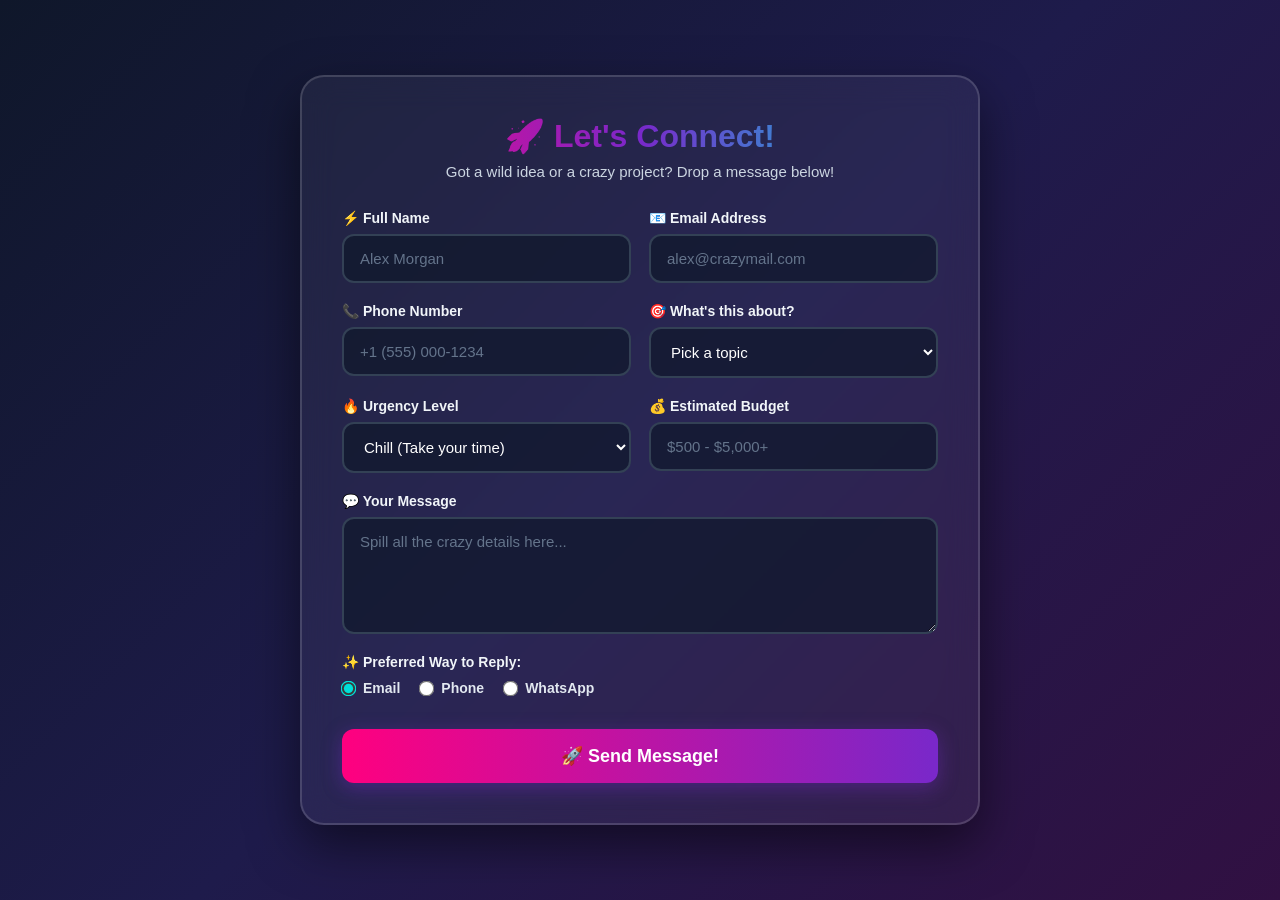
<file: index.html>
<!DOCTYPE html>
<html lang="en">
<head>
    <meta charset="UTF-8">
    <meta name="viewport" content="width=device-width, initial-scale=1.0">
    <title>Crazy Colorful Contact Form</title>
    <link rel="stylesheet" href="style.css">
</head>
<body>

    <div class="contact-card">
        <div class="header">
            <h1>🚀 Let's Connect!</h1>
            <p>Got a wild idea or a crazy project? Drop a message below!</p>
        </div>

        <form action="#" method="POST">
            <!-- Personal Info Section -->
            <div class="form-row">
                <div class="input-field">
                    <label for="fullname">⚡ Full Name</label>
                    <input type="text" id="fullname" placeholder="Alex Morgan" required>
                </div>
                <div class="input-field">
                    <label for="email">📧 Email Address</label>
                    <input type="email" id="email" placeholder="alex@crazymail.com" required>
                </div>
            </div>

            <!-- Details Section -->
            <div class="form-row">
                <div class="input-field">
                    <label for="phone">📞 Phone Number</label>
                    <input type="tel" id="phone" placeholder="+1 (555) 000-1234">
                </div>
                <div class="input-field">
                    <label for="topic">🎯 What's this about?</label>
                    <select id="topic" required>
                        <option value="" disabled selected>Pick a topic</option>
                        <option value="freelance">Freelance Project</option>
                        <option value="job">Job Offer</option>
                        <option value="collaboration">Crazy Collaboration</option>
                        <option value="hello">Just Saying Hi!</option>
                    </select>
                </div>
            </div>

            <!-- Priority & Budget Section -->
            <div class="form-row">
                <div class="input-field">
                    <label for="urgency">🔥 Urgency Level</label>
                    <select id="urgency">
                        <option value="normal">Chill (Take your time)</option>
                        <option value="fast">Fast (Next few days)</option>
                        <option value="urgent">CRITICAL (ASAP! 🔥)</option>
                    </select>
                </div>
                <div class="input-field">
                    <label for="budget">💰 Estimated Budget</label>
                    <input type="text" id="budget" placeholder="$500 - $5,000+">
                </div>
            </div>

            <!-- Message Box -->
            <div class="input-field">
                <label for="message">💬 Your Message</label>
                <textarea id="message" rows="5" placeholder="Spill all the crazy details here..." required></textarea>
            </div>

            <!-- Preferred Contact Method -->
            <div class="radio-section">
                <label class="section-title">✨ Preferred Way to Reply:</label>
                <div class="radio-options">
                    <label class="radio-btn">
                        <input type="radio" name="reply-method" value="email" checked> Email
                    </label>
                    <label class="radio-btn">
                        <input type="radio" name="reply-method" value="phone"> Phone
                    </label>
                    <label class="radio-btn">
                        <input type="radio" name="reply-method" value="whatsapp"> WhatsApp
                    </label>
                </div>
            </div>

            <!-- Submit Button -->
            <button type="submit" class="glow-btn">🚀 Send Message!</button>
        </form>
    </div>

</body>
</html>
</file>
<file: style.css>
/* General Setup */
* {
    margin: 0;
    padding: 0;
    box-sizing: border-box;
    font-family: 'Poppins', 'Segoe UI', Tahoma, Geneva, Verdana, sans-serif;
}

/* Page Background */
body {
    min-height: 100vh;
    display: flex;
    justify-content: center;
    align-items: center;
    background: linear-gradient(135deg, #0f172a 0%, #1e1b4b 50%, #311042 100%);
    padding: 30px 15px;
}

/* Glassmorphism Container */
.contact-card {
    background: rgba(255, 255, 255, 0.05);
    backdrop-filter: blur(16px);
    border: 2px solid rgba(255, 255, 255, 0.15);
    border-radius: 24px;
    padding: 40px;
    width: 100%;
    max-width: 680px;
    box-shadow: 0 20px 50px rgba(0, 0, 0, 0.5);
}

/* Header */
.header {
    text-align: center;
    margin-bottom: 30px;
}

.header h1 {
    font-size: 32px;
    background: linear-gradient(90deg, #ff007f, #7928ca, #00dfd8);
    -webkit-background-clip: text;
    -webkit-text-fill-color: transparent;
    font-weight: 800;
}

.header p {
    color: #cbd5e1;
    font-size: 15px;
    margin-top: 8px;
}

/* Grid Layout */
.form-row {
    display: flex;
    gap: 18px;
}

.input-field {
    display: flex;
    flex-direction: column;
    margin-bottom: 20px;
    flex: 1;
}

/* Labels */
label {
    color: #f1f5f9;
    font-size: 14px;
    font-weight: 600;
    margin-bottom: 8px;
}

/* Input Controls */
input[type="text"],
input[type="email"],
input[type="tel"],
select,
textarea {
    width: 100%;
    padding: 14px 16px;
    background: rgba(15, 23, 42, 0.7);
    border: 2px solid #334155;
    border-radius: 12px;
    color: #ffffff;
    font-size: 15px;
    outline: none;
    transition: all 0.3s ease;
}

input::placeholder,
textarea::placeholder {
    color: #64748b;
}

/* Neon Glow Focus Effects */
input:focus,
select:focus,
textarea:focus {
    border-color: #ff007f;
    box-shadow: 0 0 15px rgba(255, 0, 127, 0.5);
    background: rgba(15, 23, 42, 0.9);
}

/* Custom Dropdown Option Colors */
select option {
    background-color: #1e1b4b;
    color: #ffffff;
}

/* Radio Button Styling */
.radio-section {
    margin-bottom: 25px;
}

.section-title {
    display: block;
    margin-bottom: 10px;
}

.radio-options {
    display: flex;
    gap: 20px;
}

.radio-btn {
    display: flex;
    align-items: center;
    gap: 8px;
    color: #e2e8f0;
    cursor: pointer;
    font-size: 14px;
}

.radio-btn input {
    accent-color: #00dfd8;
    transform: scale(1.2);
}

/* Crazy Glowing Button */
.glow-btn {
    width: 100%;
    padding: 16px;
    border: none;
    border-radius: 12px;
    font-size: 18px;
    font-weight: 700;
    color: #ffffff;
    background: linear-gradient(90deg, #ff007f, #7928ca, #00dfd8);
    background-size: 200% auto;
    cursor: pointer;
    transition: all 0.4s ease;
    box-shadow: 0 5px 20px rgba(121, 40, 202, 0.4);
}

.glow-btn:hover {
    background-position: right center;
    transform: translateY(-3px);
    box-shadow: 0 10px 30px rgba(255, 0, 127, 0.6);
}

.glow-btn:active {
    transform: translateY(0);
}
</file>
